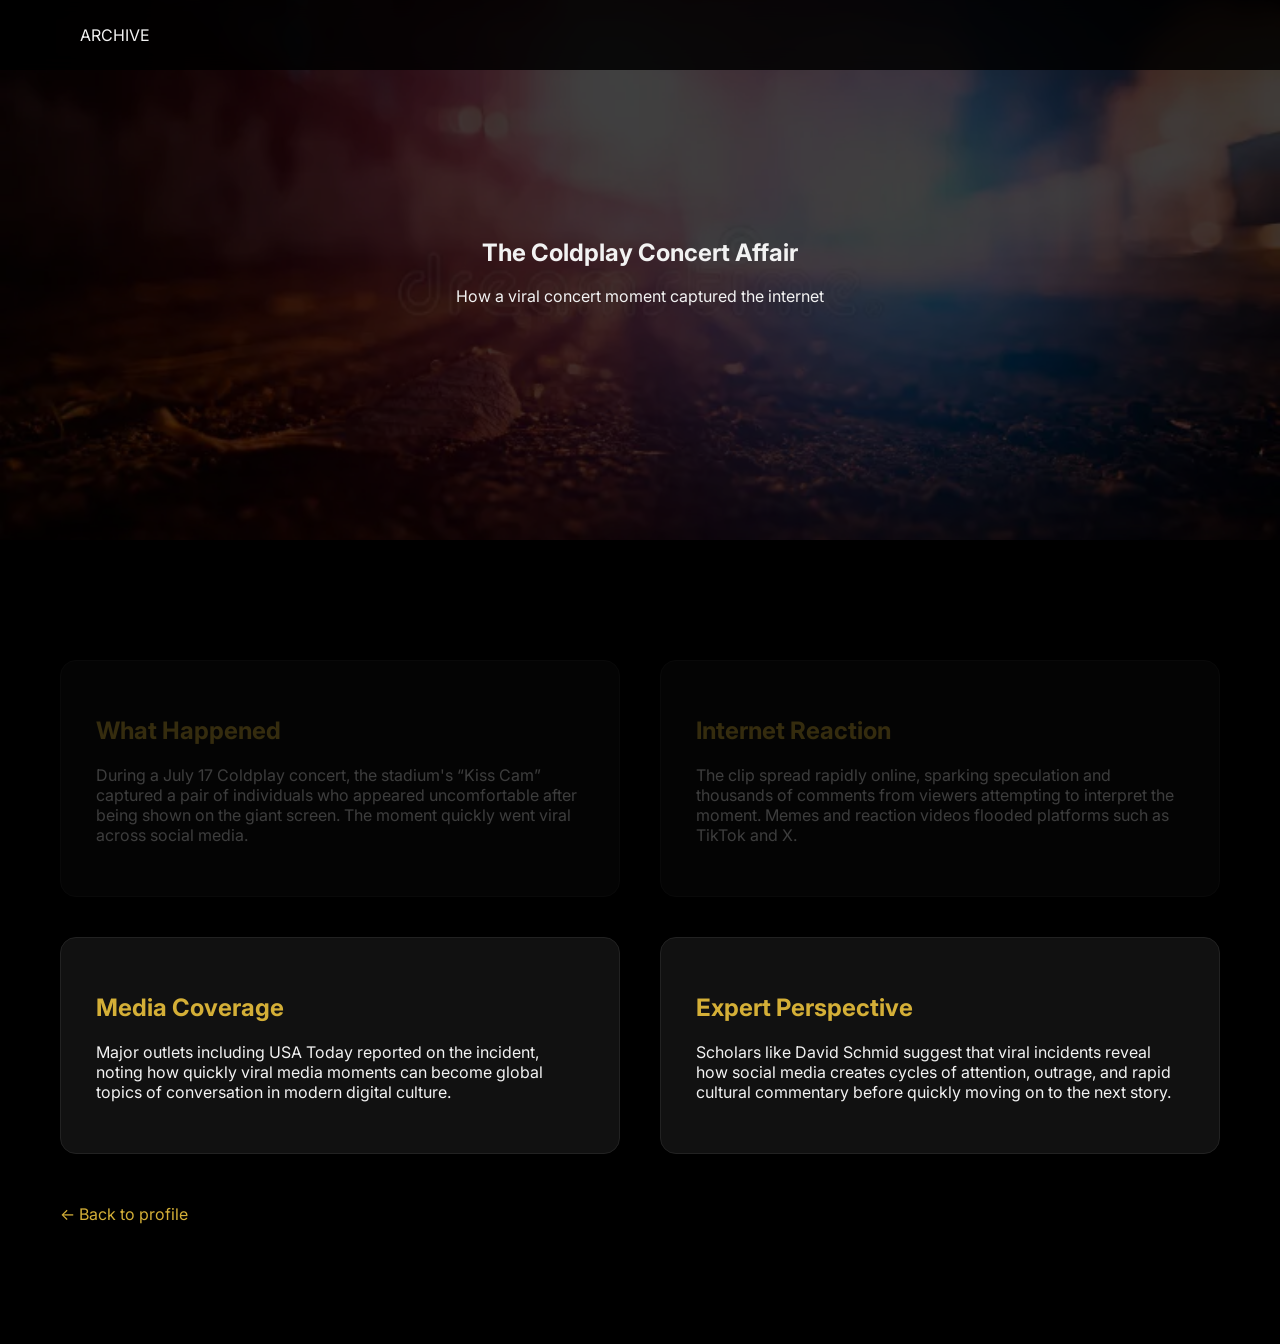
<file: coldplay.html>
<!DOCTYPE html>
<html lang="en">
<head>
<meta charset="UTF-8">
<meta name="viewport" content="width=device-width, initial-scale=1.0">
<title>Coldplay Concert Affair</title>

<link rel="stylesheet" href="style.css">
<link href="https://fonts.googleapis.com/css2?family=Playfair+Display:wght@700&family=Inter:wght@300;400;600&display=swap" rel="stylesheet">

</head>
<body>

<header class="navbar">
<div class="logo">ARCHIVE</div>
<nav>
<a href="index.html">Home</a>
</nav>
</header>


<section class="article-hero">

<div class="hero-overlay"></div>

<div class="hero-content">
<h1>The Coldplay Concert Affair</h1>
<p>How a viral concert moment captured the internet</p>
</div>

</section>


<div class="article-container">

<div class="article-grid">

<div class="article-box">
<h2>What Happened</h2>
<p>
During a July 17 Coldplay concert, the stadium's “Kiss Cam” captured
a pair of individuals who appeared uncomfortable after being shown
on the giant screen. The moment quickly went viral across social media.
</p>
</div>


<div class="article-box">
<h2>Internet Reaction</h2>
<p>
The clip spread rapidly online, sparking speculation and thousands of
comments from viewers attempting to interpret the moment. Memes and
reaction videos flooded platforms such as TikTok and X.
</p>
</div>


<div class="article-box">
<h2>Media Coverage</h2>
<p>
Major outlets including USA Today reported on the incident,
noting how quickly viral media moments can become global
topics of conversation in modern digital culture.
</p>
</div>


<div class="article-box">
<h2>Expert Perspective</h2>
<p>
Scholars like David Schmid suggest that viral incidents reveal
how social media creates cycles of attention, outrage, and
rapid cultural commentary before quickly moving on to the next story.
</p>
</div>

</div>


<a href="index.html" class="back-btn">← Back to profile</a>

</div>


</body>
</html>
</file>
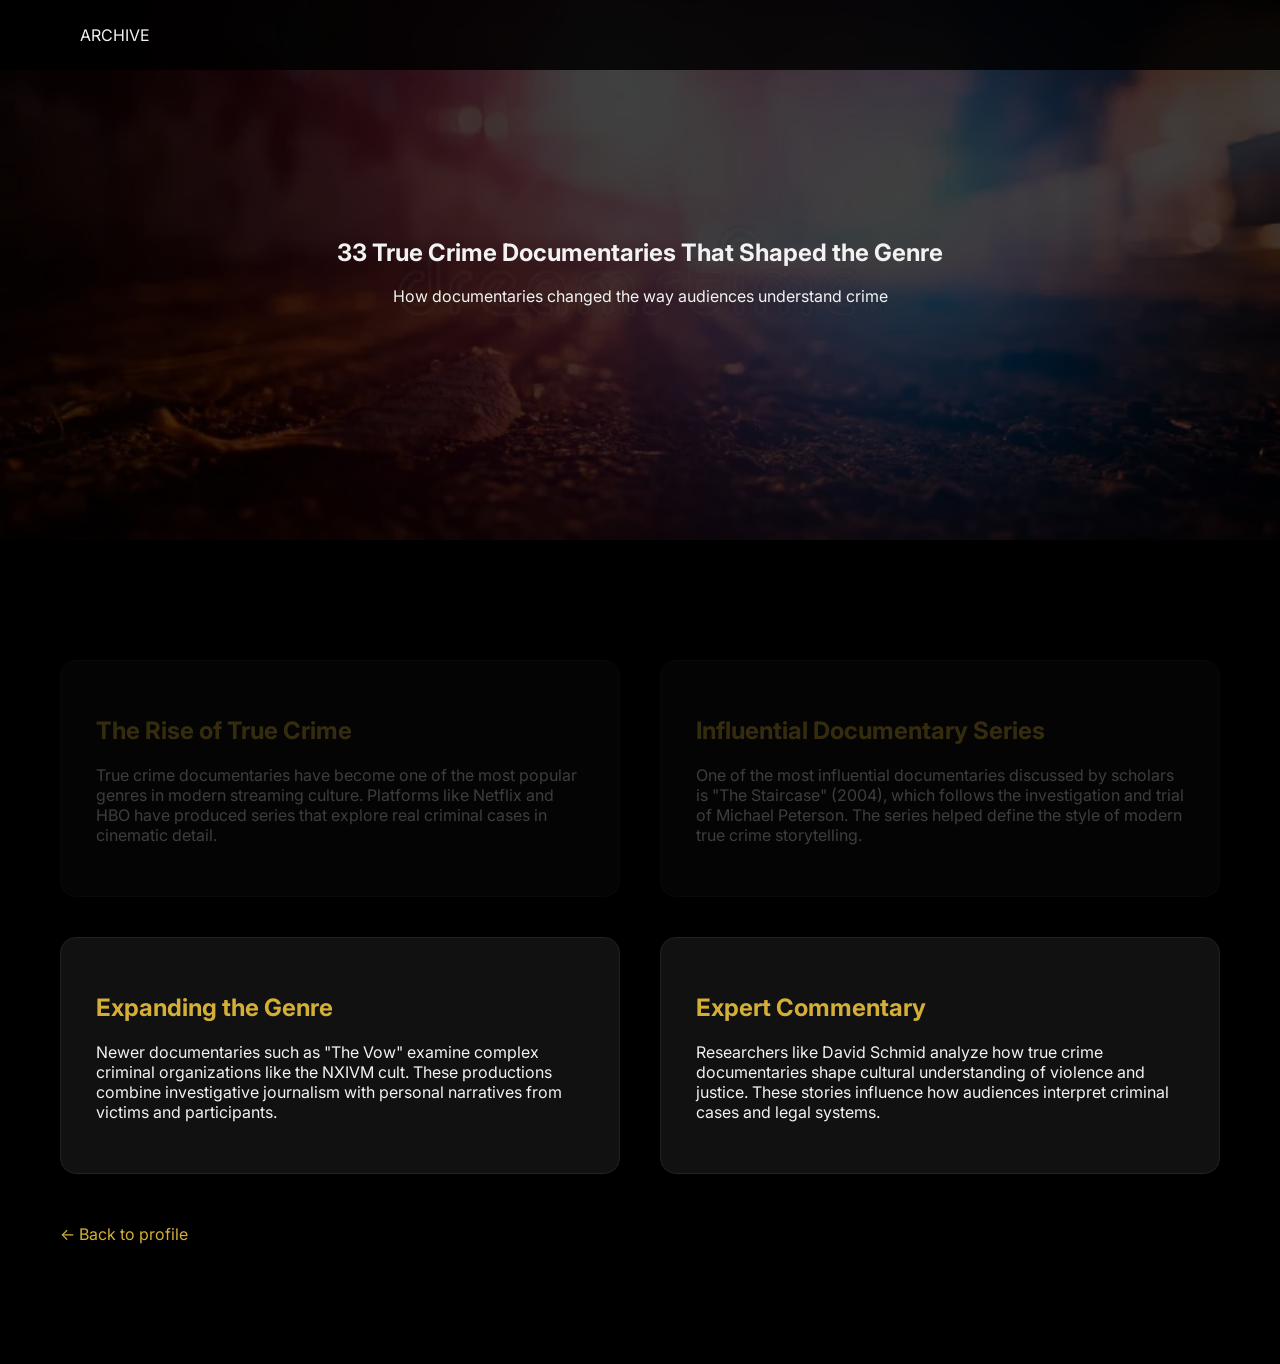
<file: documentaries.html>
<!DOCTYPE html>
<html lang="en">
<head>
<meta charset="UTF-8">
<meta name="viewport" content="width=device-width, initial-scale=1.0">
<title>33 True Crime Documentaries</title>

<link rel="stylesheet" href="style.css">
<link href="https://fonts.googleapis.com/css2?family=Playfair+Display:wght@700&family=Inter:wght@300;400;600&display=swap" rel="stylesheet">

</head>
<body>

<header class="navbar">
<div class="logo">ARCHIVE</div>
<nav>
<a href="index.html">Home</a>
</nav>
</header>


<section class="article-hero">

<div class="hero-overlay"></div>

<div class="hero-content">
<h1>33 True Crime Documentaries That Shaped the Genre</h1>
<p>How documentaries changed the way audiences understand crime</p>
</div>

</section>


<div class="article-container">

<div class="article-grid">

<div class="article-box">
<h2>The Rise of True Crime</h2>
<p>
True crime documentaries have become one of the most popular genres
in modern streaming culture. Platforms like Netflix and HBO have
produced series that explore real criminal cases in cinematic detail.
</p>
</div>


<div class="article-box">
<h2>Influential Documentary Series</h2>
<p>
One of the most influential documentaries discussed by scholars is
"The Staircase" (2004), which follows the investigation and trial of
Michael Peterson. The series helped define the style of modern
true crime storytelling.
</p>
</div>


<div class="article-box">
<h2>Expanding the Genre</h2>
<p>
Newer documentaries such as "The Vow" examine complex criminal
organizations like the NXIVM cult. These productions combine
investigative journalism with personal narratives from victims
and participants.
</p>
</div>


<div class="article-box">
<h2>Expert Commentary</h2>
<p>
Researchers like David Schmid analyze how true crime documentaries
shape cultural understanding of violence and justice. These stories
influence how audiences interpret criminal cases and legal systems.
</p>
</div>

</div>


<a href="index.html" class="back-btn">← Back to profile</a>

</div>


</body>
</html>
</file>
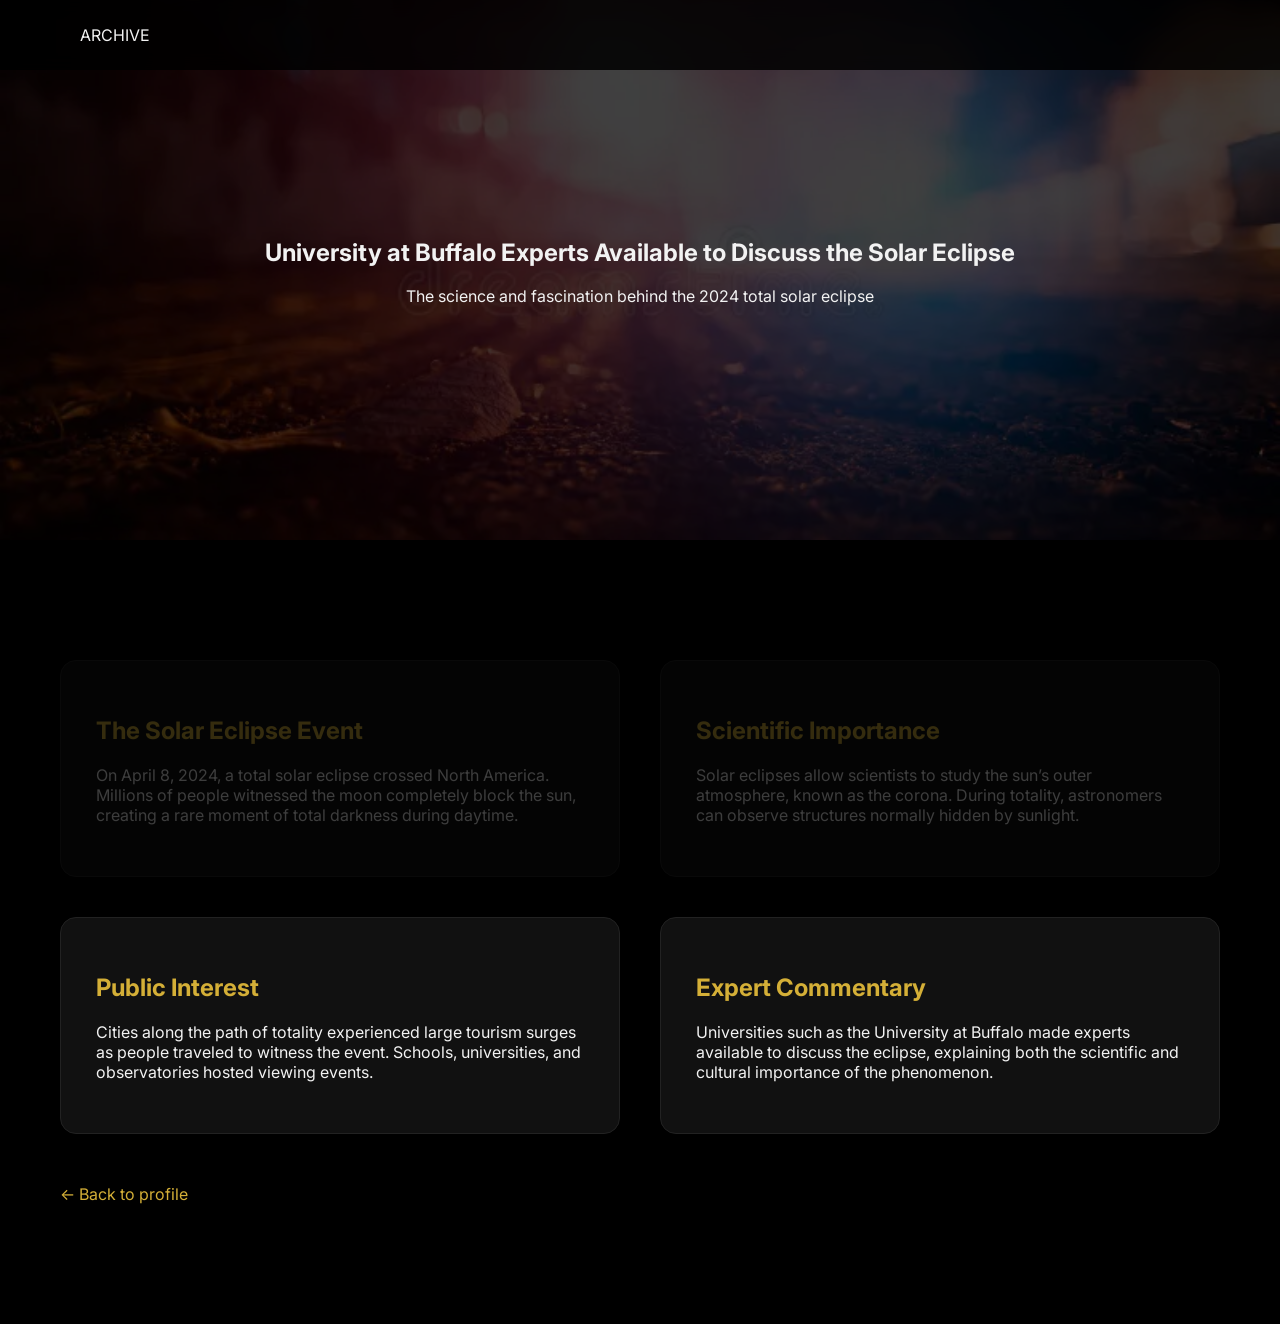
<file: eclipse.html>
<!DOCTYPE html>
<html lang="en">
<head>
<meta charset="UTF-8">
<meta name="viewport" content="width=device-width, initial-scale=1.0">
<title>Solar Eclipse Experts</title>

<link rel="stylesheet" href="style.css">
<link href="https://fonts.googleapis.com/css2?family=Playfair+Display:wght@700&family=Inter:wght@300;400;600&display=swap" rel="stylesheet">

</head>
<body>

<header class="navbar">
<div class="logo">ARCHIVE</div>
<nav>
<a href="index.html">Home</a>
</nav>
</header>


<section class="article-hero">

<div class="hero-overlay"></div>

<div class="hero-content">
<h1>University at Buffalo Experts Available to Discuss the Solar Eclipse</h1>
<p>The science and fascination behind the 2024 total solar eclipse</p>
</div>

</section>


<div class="article-container">



<div class="article-grid">

<div class="article-box">
<h2>The Solar Eclipse Event</h2>
<p>
On April 8, 2024, a total solar eclipse crossed North America.
Millions of people witnessed the moon completely block the sun,
creating a rare moment of total darkness during daytime.
</p>
</div>


<div class="article-box">
<h2>Scientific Importance</h2>
<p>
Solar eclipses allow scientists to study the sun’s outer
atmosphere, known as the corona. During totality,
astronomers can observe structures normally hidden by sunlight.
</p>
</div>


<div class="article-box">
<h2>Public Interest</h2>
<p>
Cities along the path of totality experienced large tourism
surges as people traveled to witness the event.
Schools, universities, and observatories hosted viewing events.
</p>
</div>


<div class="article-box">
<h2>Expert Commentary</h2>
<p>
Universities such as the University at Buffalo made experts
available to discuss the eclipse, explaining both the
scientific and cultural importance of the phenomenon.
</p>
</div>

</div>


<a href="index.html" class="back-btn">← Back to profile</a>

</div>


</body>
</html>
</file>
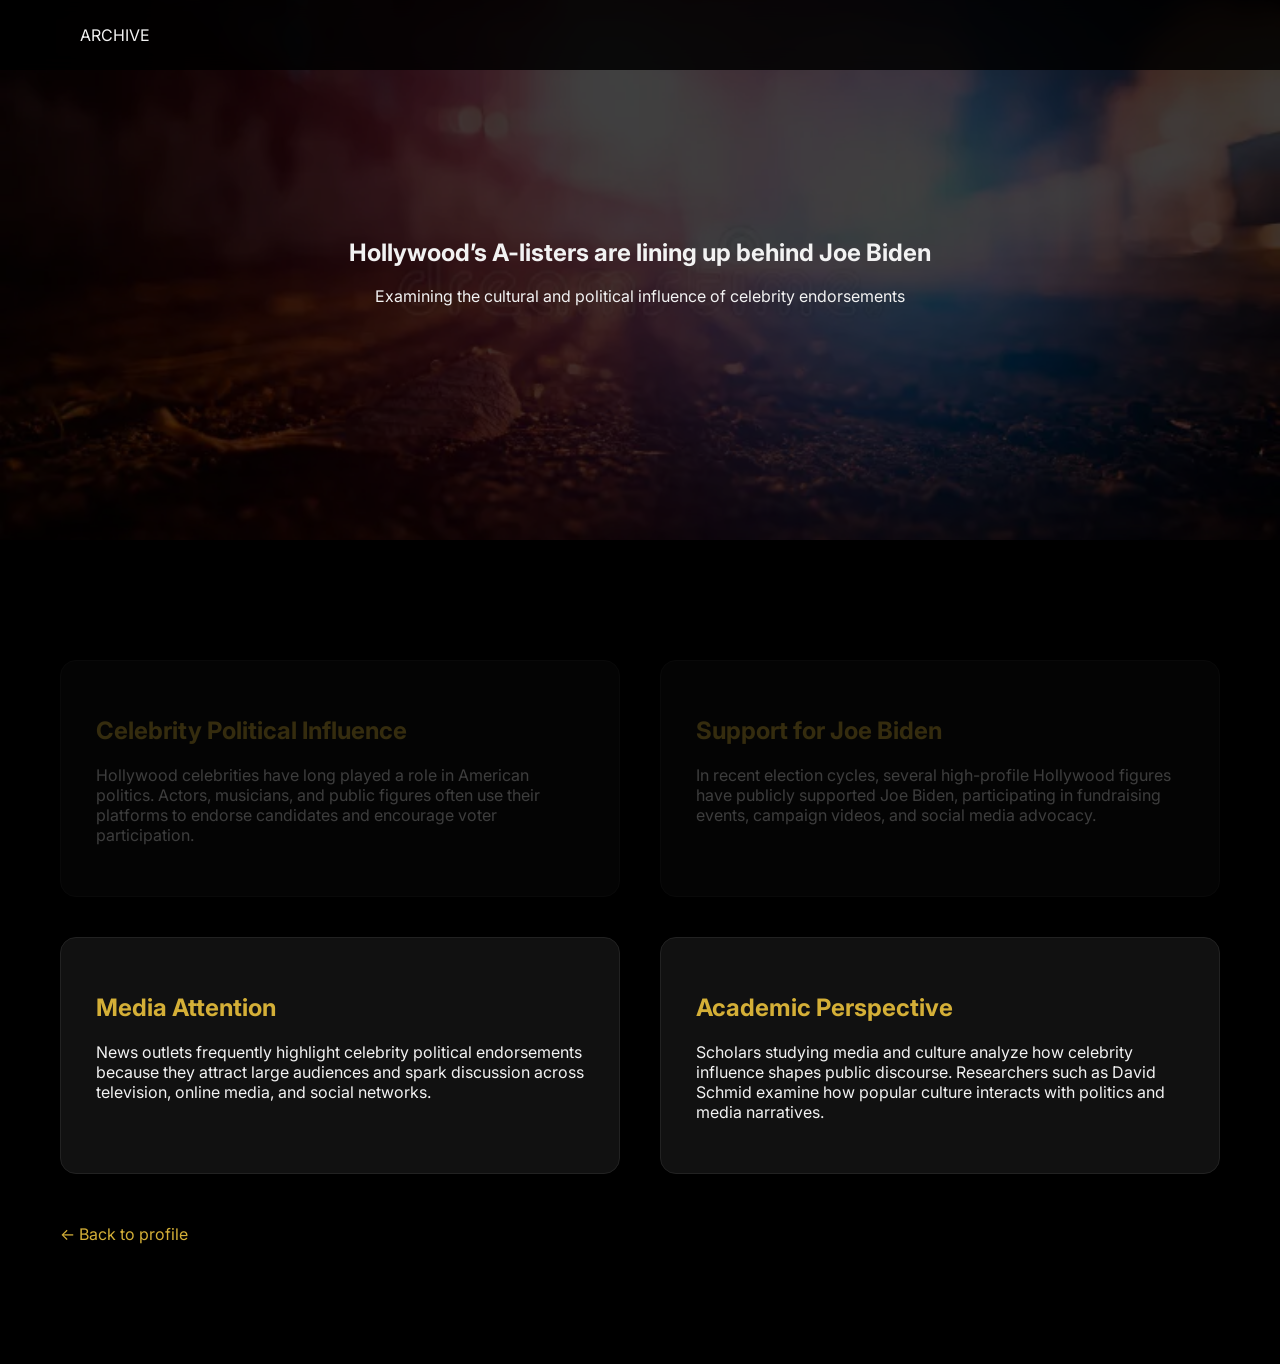
<file: hollywood.html>
<!DOCTYPE html>
<html lang="en">
<head>
<meta charset="UTF-8">
<meta name="viewport" content="width=device-width, initial-scale=1.0">
<title>Hollywood Support for Biden</title>

<link rel="stylesheet" href="style.css">
<link href="https://fonts.googleapis.com/css2?family=Playfair+Display:wght@700&family=Inter:wght@300;400;600&display=swap" rel="stylesheet">

</head>
<body>

<header class="navbar">
<div class="logo">ARCHIVE</div>
<nav>
<a href="index.html">Home</a>
</nav>
</header>


<section class="article-hero">

<div class="hero-overlay"></div>

<div class="hero-content">
<h1>Hollywood’s A-listers are lining up behind Joe Biden</h1>
<p>Examining the cultural and political influence of celebrity endorsements</p>
</div>

</section>


<div class="article-container">

<div class="article-grid">

<div class="article-box">
<h2>Celebrity Political Influence</h2>
<p>
Hollywood celebrities have long played a role in American politics.
Actors, musicians, and public figures often use their platforms to
endorse candidates and encourage voter participation.
</p>
</div>


<div class="article-box">
<h2>Support for Joe Biden</h2>
<p>
In recent election cycles, several high-profile Hollywood figures
have publicly supported Joe Biden, participating in fundraising
events, campaign videos, and social media advocacy.
</p>
</div>


<div class="article-box">
<h2>Media Attention</h2>
<p>
News outlets frequently highlight celebrity political endorsements
because they attract large audiences and spark discussion across
television, online media, and social networks.
</p>
</div>


<div class="article-box">
<h2>Academic Perspective</h2>
<p>
Scholars studying media and culture analyze how celebrity influence
shapes public discourse. Researchers such as David Schmid examine how
popular culture interacts with politics and media narratives.
</p>
</div>

</div>


<a href="index.html" class="back-btn">← Back to profile</a>

</div>


</body>
</html>
</file>
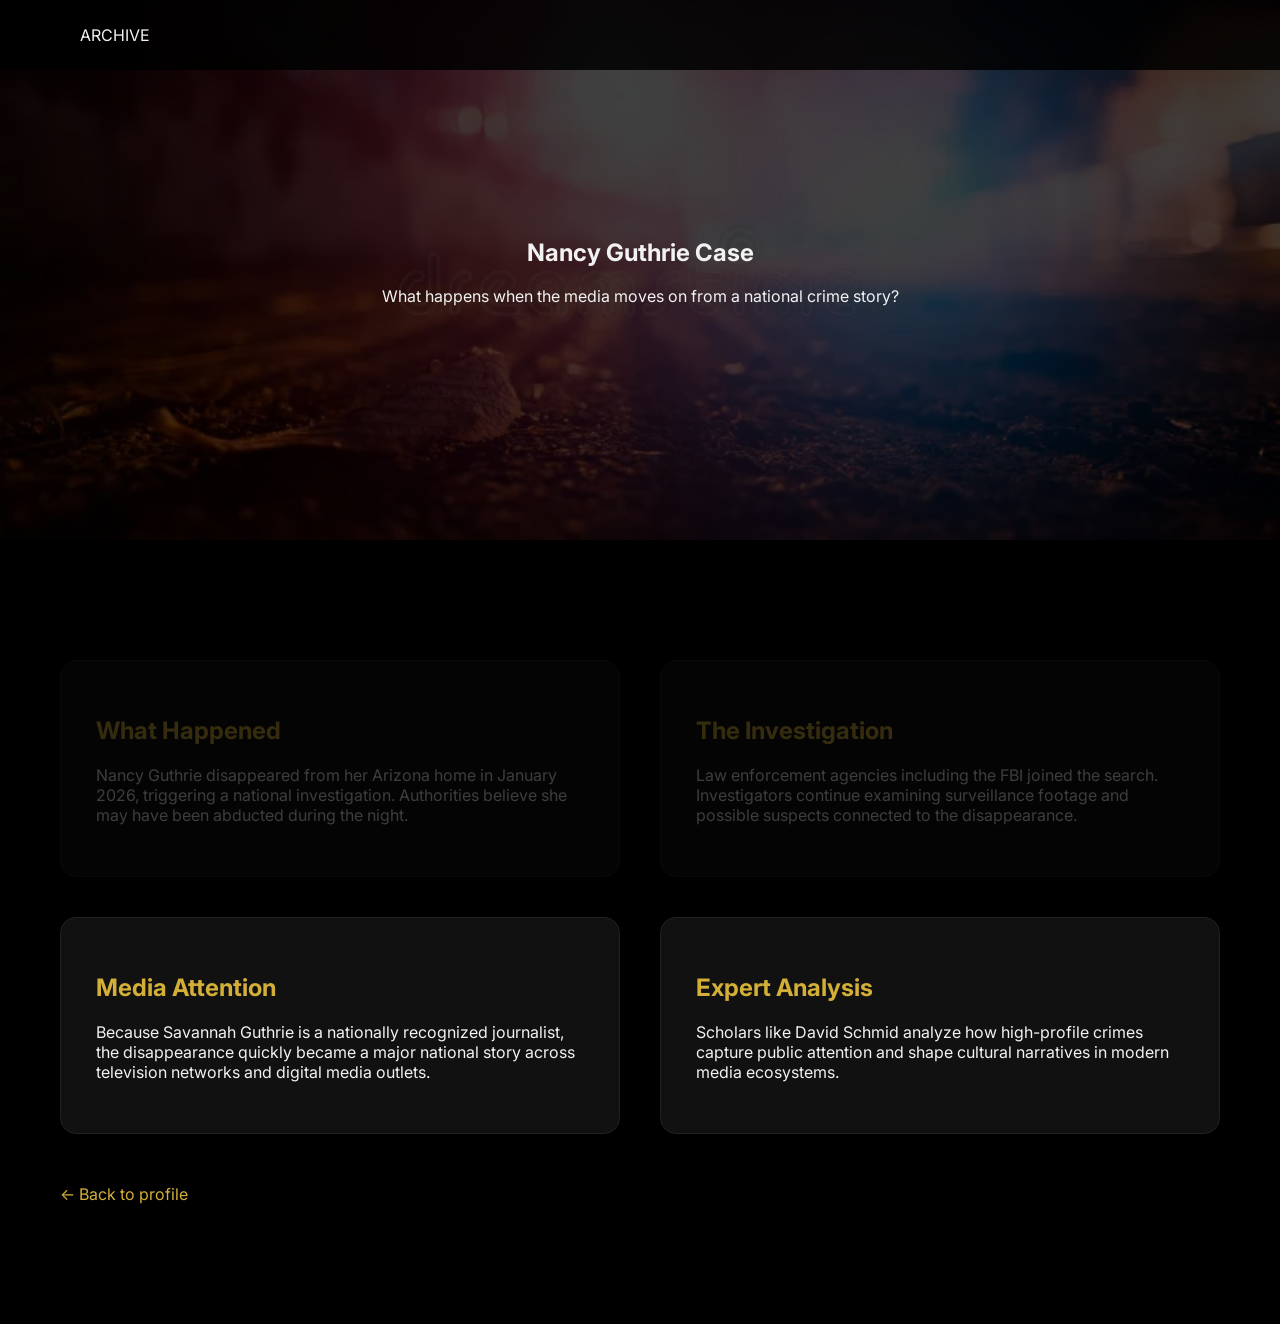
<file: nancy.html>
<!DOCTYPE html>
<html lang="en">
<head>
<meta charset="UTF-8">
<meta name="viewport" content="width=device-width, initial-scale=1.0">
<title>Nancy Guthrie Case</title>

<link rel="stylesheet" href="style.css">
<link href="https://fonts.googleapis.com/css2?family=Playfair+Display:wght@700&family=Inter:wght@300;400;600&display=swap" rel="stylesheet">

</head>
<body>

<header class="navbar">
<div class="logo">ARCHIVE</div>
<nav>
<a href="index.html">Home</a>
</nav>
</header>


<section class="article-hero">

<div class="hero-overlay"></div>

<div class="hero-content">
<h1>Nancy Guthrie Case</h1>
<p>What happens when the media moves on from a national crime story?</p>
</div>

</section>



<div class="article-container">

<div class="article-grid">

<div class="article-box">
<h2>What Happened</h2>
<p>
Nancy Guthrie disappeared from her Arizona home in January 2026,
triggering a national investigation. Authorities believe she may
have been abducted during the night.
</p>
</div>

<div class="article-box">
<h2>The Investigation</h2>
<p>
Law enforcement agencies including the FBI joined the search.
Investigators continue examining surveillance footage and
possible suspects connected to the disappearance.
</p>
</div>

<div class="article-box">
<h2>Media Attention</h2>
<p>
Because Savannah Guthrie is a nationally recognized journalist,
the disappearance quickly became a major national story across
television networks and digital media outlets.
</p>
</div>

<div class="article-box">
<h2>Expert Analysis</h2>
<p>
Scholars like David Schmid analyze how high-profile crimes
capture public attention and shape cultural narratives in
modern media ecosystems.
</p>
</div>

</div>

<a href="index.html" class="back-btn">← Back to profile</a>

</div>


</body>
</html>
</file>
<file: style.css>
html { scroll-behavior: smooth; }

body {
  margin: 0;
  background: #000;
  color: #f2f2f2;
  font-family: 'Inter', sans-serif;
}

/* FIX ANCHOR OFFSET */

section {
  scroll-margin-top: 120px;
}

/* NAVBAR */

.navbar {
  position: fixed;
  width: 100%;
  padding: 25px 80px;
  display: flex;
  justify-content: space-between;
  background: rgba(0,0,0,0.85);
  backdrop-filter: blur(10px);
  z-index: 1000;
}

.navbar a {
  color: #fff;
  text-decoration: none;
  margin-left: 30px;
  transition: 0.4s;
}

.navbar a:hover {
  color: #d4af37;
}

/* HERO */

.hero {
  position: relative;
  height: 100vh;
  background: url('schmid.jpg') center 20%/cover no-repeat;
  display: flex;
  justify-content: center;
  align-items: center;
  text-align: center;
  overflow: hidden;
}

.hero-overlay {
  position: absolute;
  inset: 0;
  background: rgba(0,0,0,0.75);
}

.hero::before {
  content: "";
  position: absolute;
  inset: 0;
  background: url('schmid.jpg') center 20%/cover no-repeat;
  animation: slowZoom 20s infinite alternate ease-in-out;
  z-index: 0;
}

@keyframes slowZoom {
  from { transform: scale(1); }
  to { transform: scale(1.08); }
}

.hero-content {
  position: relative;
  z-index: 2;
}

.hero h1 {
  font-family: 'Playfair Display', serif;
  font-size: 100px;
  margin: 0;
}

.hero span {
  color: #d4af37;
}

.hero p {
  font-size: 26px;
  margin-top: 20px;
}

/* SECTIONS */

.section {
  padding: 140px 80px;
  max-width: 1100px;
  margin: auto;
}

.reveal {
  opacity: 0;
  transform: translateY(60px);
  transition: 1s ease;
}

.reveal.active {
  opacity: 1;
  transform: translateY(0);
}

.dark {
  background: #0a0a0a;
}

.section h2 {
  font-family: 'Playfair Display', serif;
  font-size: 50px;
}

.divider {
  width: 100px;
  height: 3px;
  background: #d4af37;
  margin: 20px 0 40px 0;
}

/* BIO */

.bio-grid {
  display: flex;
  gap: 80px;
  align-items: center;
}

.bio-text {
  flex: 1;
  font-size: 20px;
  line-height: 1.8;
}

.bio-image {
  flex: 1;
}

.bio-image img {
  width: 100%;
  border-radius: 20px;
  box-shadow: 0 0 40px rgba(212,175,55,0.3);
}

/* CARDS */

.card-grid {
  display: flex;
  gap: 40px;
  flex-wrap: wrap;
}

.card {
  flex: 1;
  min-width: 250px;
  background: #111;
  padding: 30px;
  border-radius: 15px;
  border: 1px solid #222;
  transition: 0.4s ease;
}

.card:hover {
  transform: translateY(-10px);
  border-color: #d4af37;
}

.card h3 {
  font-family: 'Playfair Display', serif;
  color: #d4af37;
}

/* MEDIA */

.media-list {
  list-style: none;
  padding: 0;
  font-size: 20px;
}

.media-list li {
  margin-bottom: 15px;
  border-left: 3px solid #d4af37;
  padding-left: 15px;
}

/* NEWS CARDS */

.news-grid {
  display: grid;
  grid-template-columns: repeat(auto-fit, minmax(250px,1fr));
  gap: 30px;
}

.news-card {
  background: #111;
  padding: 25px;
  border-radius: 12px;
  border: 1px solid #222;
  text-decoration: none;
  color: white;
  transition: 0.4s;
}

.news-card:hover {
  transform: translateY(-8px);
  border-color: #d4af37;
}

.news-card h3 {
  color: #d4af37;
  margin-bottom: 10px;
}

/* AI CHAT */

.ai-button {
  position: fixed;
  bottom: 30px;
  right: 30px;
  width: 60px;
  height: 60px;
  border-radius: 50%;
  background: #d4af37;
  color: black;
  font-weight: bold;
  display: flex;
  justify-content: center;
  align-items: center;
  cursor: pointer;
}

.chat-container {
  display: none;
  flex-direction: column;
  position: fixed;
  bottom: 110px;
  right: 30px;
  width: 340px;
  height: 450px;
  background: rgba(10,10,10,0.95);
  border: 1px solid #d4af37;
  border-radius: 15px;
}

.chat-header {
  padding: 15px;
  background: black;
  border-bottom: 1px solid #333;
  text-align: center;
  font-weight: bold;
}

.chat-messages {
  flex: 1;
  padding: 10px;
  overflow-y: auto;
}

.user {
  color: #d4af37;
  margin-bottom: 8px;
}

.bot {
  color: #fff;
  margin-bottom: 12px;
}

.chat-container input {
  border: none;
  padding: 12px;
  background: black;
  color: white;
  outline: none;
}

/* ARTICLE PAGES */

.article-hero {
  height: 60vh;
  background: url("crime.jpg") center/cover no-repeat;
  display: flex;
  align-items: center;
  justify-content: center;
  text-align: center;
}

.article-container {
  max-width: 1200px;
  margin: 120px auto;
  padding: 0 60px;
}

.article-grid {
  display: grid;
  grid-template-columns: 1fr 1fr;
  gap: 40px;
}

.article-box {
  background: rgba(20,20,20,0.85);
  padding: 35px;
  border-radius: 16px;
  border: 1px solid #222;
}

.article-box h2 {
  color: #d4af37;
}

.back-btn {
  display: inline-block;
  margin-top: 50px;
  color: #d4af37;
  text-decoration: none;
}

/* AUDIO SECTION */

.audio-section {
  margin-top: 40px;
  padding: 25px;
  background: #111;
  border-radius: 12px;
  border: 1px solid #222;
}

.audio-section h3 {
  color: #d4af37;
  margin-bottom: 10px;
  font-family: 'Playfair Display', serif;
}

audio {
  width: 100%;
}

/* MOBILE */

@media (max-width:900px){

.bio-grid{
flex-direction:column;
}

.hero h1{
font-size:60px;
}

.article-grid{
grid-template-columns:1fr;
}

}
/* AUDIO SECTION */

#audio p{
font-size:20px;
line-height:1.7;
max-width:800px;
}

#audio audio{
margin-top:25px;
width:100%;
background:#111;
border-radius:10px;
padding:10px;
border:1px solid #333;
}

/* Optional glow effect */

#audio audio:hover{
border-color:#d4af37;
box-shadow:0 0 15px rgba(212,175,55,0.4);
}
</file>
